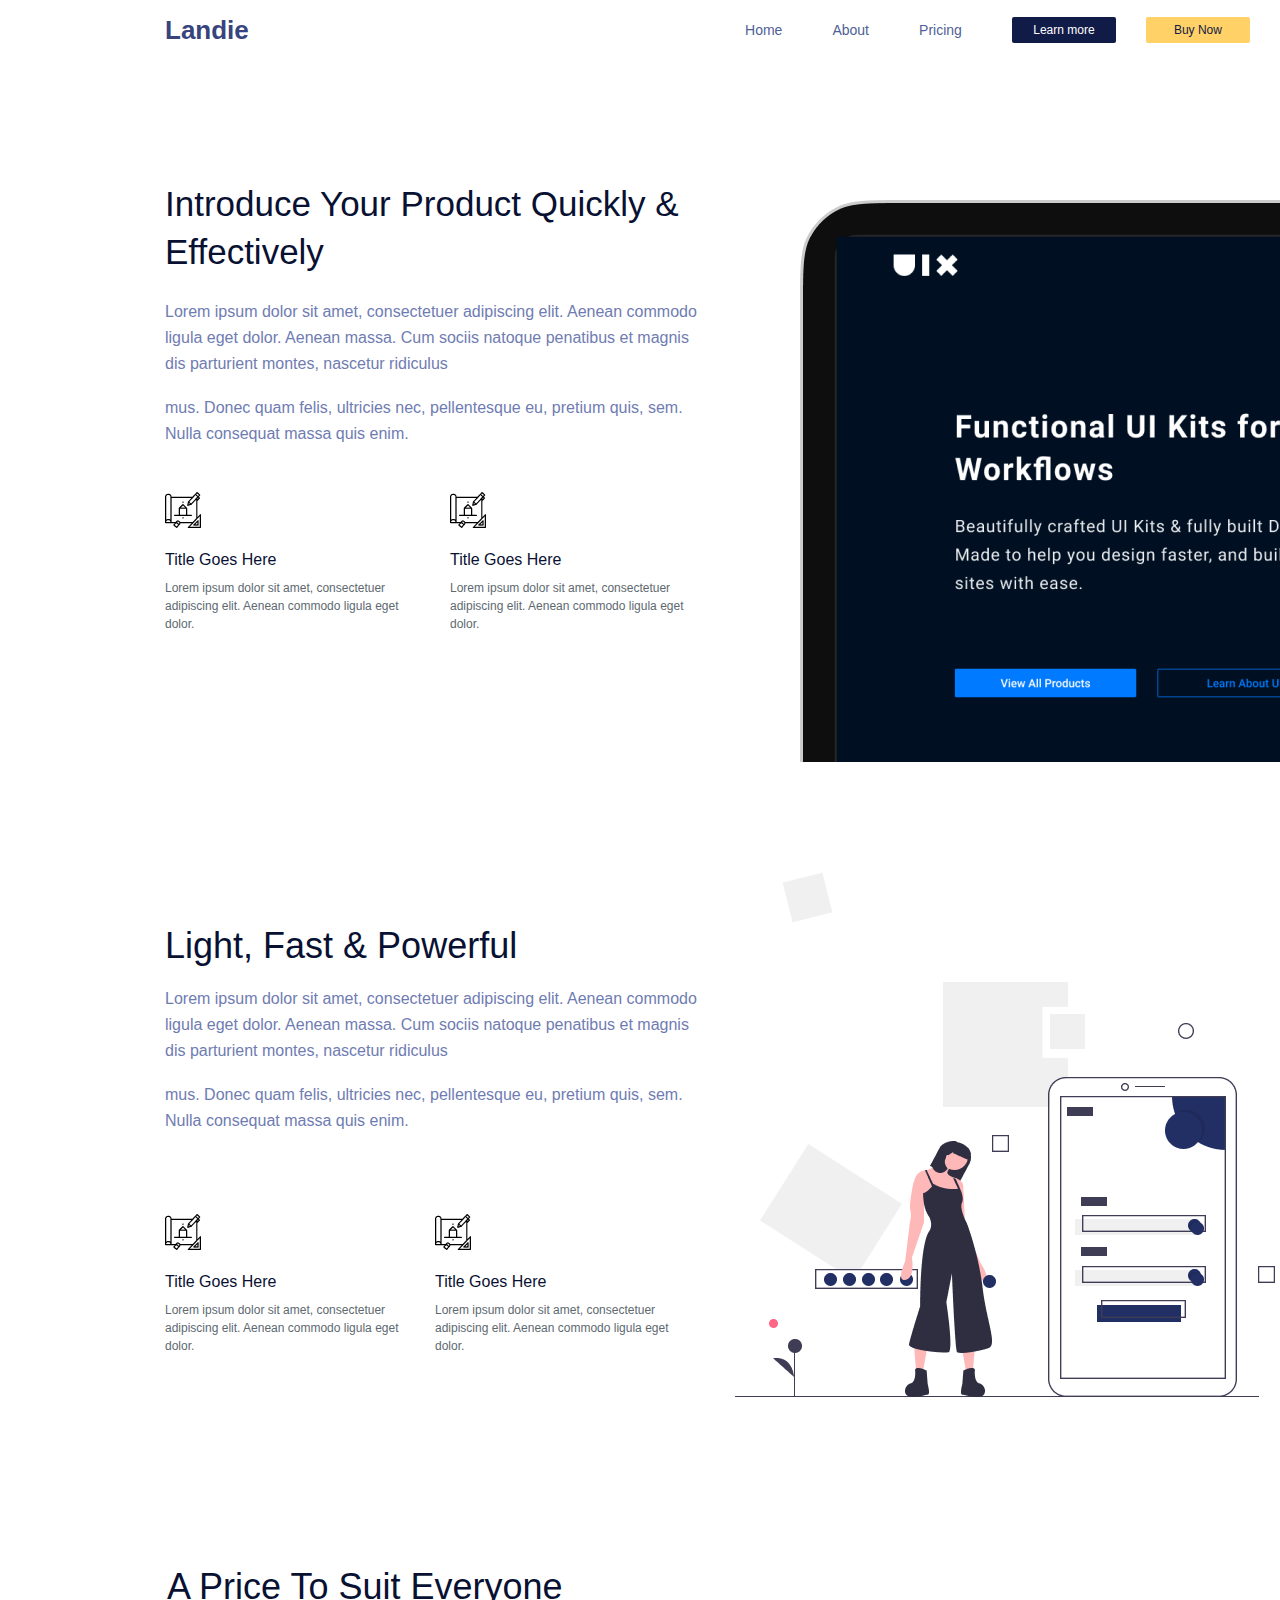
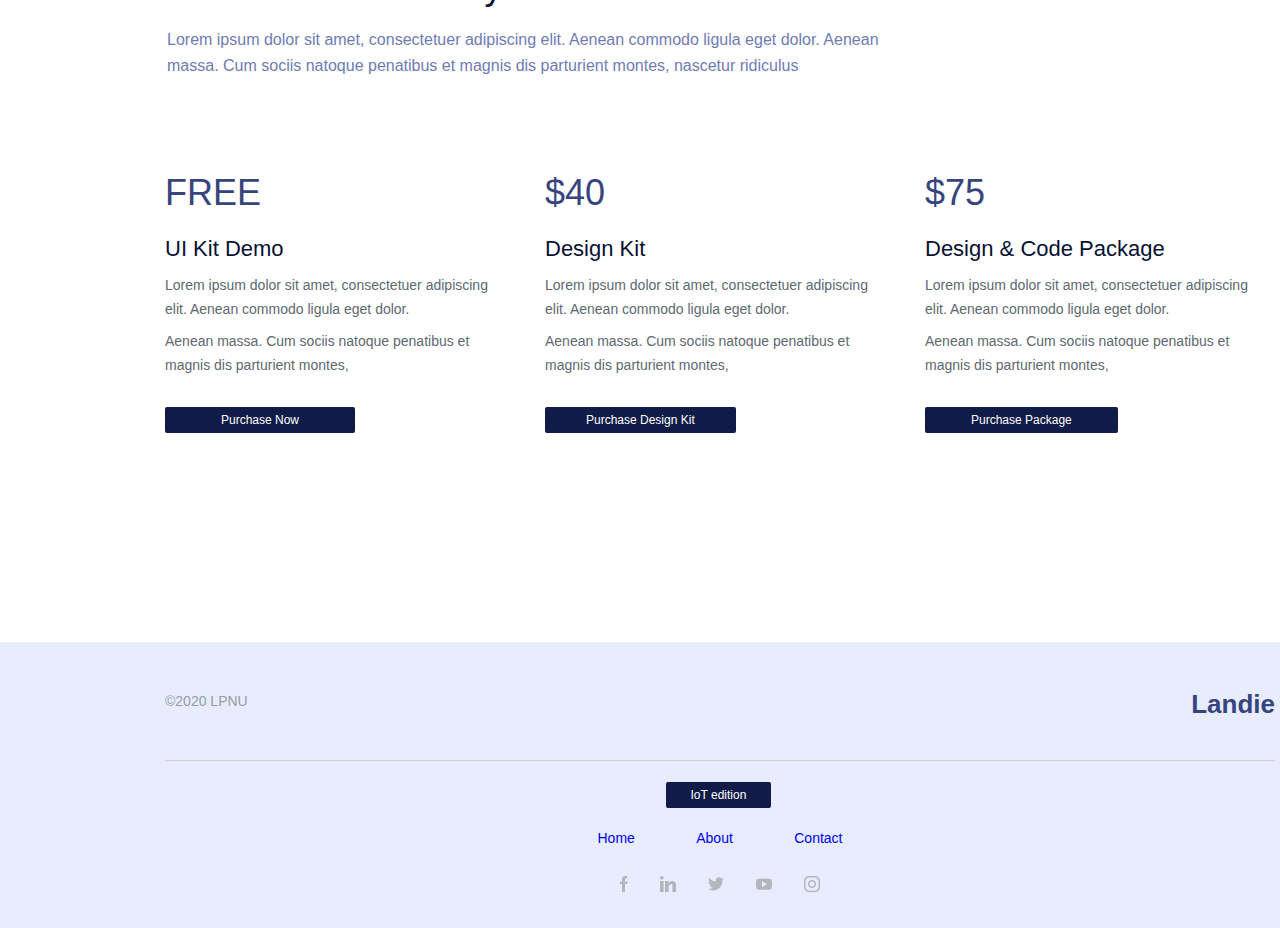
<file: laboratorna_1/index.html>
<!DOCTYPE html>
<html lang="en">
<head>
    <meta charset="UTF-8">
    <meta http-equiv="X-UA-Compatible" content="IE=edge">
    <meta name="viewport" content="width=device-width, initial-scale=1.0">
    <title>Laboratory Work I</title>
    <link rel="stylesheet" href="styles/normalize.css">
    <link rel="stylesheet" href="styles/style.css">
</head>
<body>
        <header>
            <div>
                <p>Landie</p>
            </div>
            <div>
                <nav >
                    <ul>
                        <li><a href="#">Home</a></li>
                        <li><a href="#">About</a></li>
                        <li><a href="#">Pricing</a></li>
                        <li><a href="#">Learn more</a></li>
                        <li><a href="#">Buy Now</a></li>
                    </ul>
                </nav>
            </div>
        </header>
        <main>
            <section class="intro">
                <div>
                    <h1>Introduce Your Product Quickly & Effectively</h1>
                    <p>Lorem ipsum dolor sit amet, consectetuer adipiscing elit. Aenean commodo ligula eget dolor. Aenean massa. Cum sociis natoque penatibus et magnis dis parturient montes, nascetur ridiculus</p>
                    <!-- гріхопадіння web-розробнитка -->
                    <br/>
                    <!-- гріхопадіння web-розробнитка -->
                    <p>mus. Donec quam felis, ultricies nec, pellentesque eu, pretium quis, sem. Nulla consequat massa quis enim.</p>
                        <div>
                            <div>
                                <img src="images/icon.png">
                                <h4>Title Goes Here</h4>
                                <p>Lorem ipsum dolor sit amet, consectetuer adipiscing elit. Aenean commodo ligula eget dolor. </p>
                            </div>
                            <div>
                                <img src="images/icon.png">
                                <h4>Title Goes Here</h4>
                                <p>Lorem ipsum dolor sit amet, consectetuer adipiscing elit. Aenean commodo ligula eget dolor. </p>
                            </div>
                        </div>
                </div>
                <div>
                    <img alt="Functional UI Kits for Quicker Workflows" src="images/top_right_section_Image.png">
                </div>
            </section>
            <section class="about">
                <div>
                    <h1>Light, Fast & Powerful</h1>
                    <p>Lorem ipsum dolor sit amet, consectetuer adipiscing elit. Aenean commodo ligula eget dolor. Aenean massa. Cum sociis natoque penatibus et magnis dis parturient montes, nascetur ridiculus</p>
                    <!-- гріхопадіння web-розробнитка -->
                    <br/>
                    <!-- гріхопадіння web-розробнитка -->
                    <p>mus. Donec quam felis, ultricies nec, pellentesque eu, pretium quis, sem. Nulla consequat massa quis enim.</p>
                        <div>
                            <div>
                                <img src="images/icon.png">
                                <h4>Title Goes Here</h4>
                                <p>Lorem ipsum dolor sit amet, consectetuer adipiscing elit. Aenean commodo ligula eget dolor. </p>
                            </div>
                            <div>
                                <img src="images/icon.png">
                                <h4>Title Goes Here</h4>
                                <p>Lorem ipsum dolor sit amet, consectetuer adipiscing elit. Aenean commodo ligula eget dolor. </p>
                            </div>
                        </div>
                </div>
                <div>
                    <img alt="app image" src="images/middle_right_section_Image.png">
                </div>
            </section>
            <section class="pricing">
                    <h1>A Price To Suit Everyone</h1>
                    <p>Lorem ipsum dolor sit amet, consectetuer adipiscing elit. Aenean commodo ligula eget dolor. Aenean massa. Cum sociis natoque penatibus et magnis dis parturient montes, nascetur ridiculus</p>
                        <div>
                            <div>
                                <h2>FREE</h2>
                                <h3>UI Kit Demo</h3>
                                <p>Lorem ipsum dolor sit amet, consectetuer adipiscing elit. Aenean commodo ligula eget dolor.</p>
                                <p>Aenean massa. Cum sociis natoque penatibus et magnis dis parturient montes,</p>
                                <button>Purchase Now</button>
                            </div>
                            <div>
                                <h2>$40</h2>
                                <h3>Design Kit</h3>
                                <p>Lorem ipsum dolor sit amet, consectetuer adipiscing elit. Aenean commodo ligula eget dolor.</p>
                                <p>Aenean massa. Cum sociis natoque penatibus et magnis dis parturient montes,</p>
                                <button>Purchase Design Kit</button>
                            </div>
                            <div>
                                <h2>$75</h2>
                                <h3>Design & Code Package</h3>
                                <p>Lorem ipsum dolor sit amet, consectetuer adipiscing elit. Aenean commodo ligula eget dolor.</p>
                                <p>Aenean massa. Cum sociis natoque penatibus et magnis dis parturient montes,</p>
                                <button>Purchase Package</button>
                            </div>
                        </div>
            </section>
        </main>
        <footer>
            <div>
                <div>
                    <p>©2020 LPNU</p>
                    <h2>Landie</h2>
                </div>
            </div>
            <div>
                <div>
                    <button>IoT edition</button>
                </div>
                <div>
                    <nav>
                        <ul>
                            <li><a href="#">Home</a></li>
                            <li><a href="#">About</a></li>
                            <li><a href="#">Contact</a></li>
                        </ul>
                    </nav>
                </div>
                    <div>
                        <a href="#"><img alt="our facebook" src="images/facebook.png"></a>
                        <a href="#"><img alt="our in" src="images/in.png"></a>
                        <a href="#"><img alt="our twitter" src="images/twitter.png"></a>
                        <a href="#"><img alt="our youtube" src="images/youtube.png"></a>
                        <a href="#"><img alt="our instagram" src="images/instagram.png"></a>
                    </div>
                </div>
            </div>
        </footer>
</body>
</html>
</file>
<file: laboratorna_1/styles/style.css>
* {
    margin: 0;
    padding: 0;
}

@import url('https://fonts.googleapis.com/css2?family=Roboto:wght@500;900&display=swap');

body {
    font-family: 'Roboto', sans-serif;
    font-style: normal;
    font-weight: normal;
    width: 1440px;
    margin: auto;
    height: auto;
}

ul {
    list-style: none;
    margin: 0;
    padding-left: 0;
}

a {
    text-decoration: none;
}

header {
    width: 1110px;
    background-color: #fff;
    height: 60px;
    display: flex;
    align-items: center;
    padding: 0px 165px;
}

header div:nth-child(1) {
    width: 50%;
    max-width: 50%;
}

header div:nth-child(1) p {
    font-weight: 900;
    font-size: 26px;
    line-height: 38px;
    color: #37447E;
}

header div:nth-child(2) {
    width: 50%;
    max-width: 50%;
}

header div:nth-child(2) a{
    cursor: pointer;
    color: #505F98;
}

header div:nth-child(2) ul {
    display: flex;
    justify-content: space-around;
    font-size: 14px;
    line-height: 24px;
    align-items: center;
}

header div:nth-child(2) ul li:nth-child(4) {
    background-color: #111B47;
    border-radius: 2px;
    font-weight: 500;
    font-size: 12px;
    line-height: 18px;
    width: 104px;
    text-align: center;
    padding: 4px 0px;
}

header div:nth-child(2) ul li:nth-child(5) {
    background-color: #FFD166;
    border-radius: 2px;
    font-weight: 500;
    font-size: 12px;
    line-height: 18px;
    margin-left: -20px;
    width: 104px;
    text-align: center;
    padding: 4px 0px;
}

header div:nth-child(2) ul li:nth-child(4) a {
    color: #fff;
}

header div:nth-child(2) ul li:nth-child(5) a {
    color: #111B47;
}

.intro {
    display: flex;
    height: 702px;
    width: 1275px;
    padding: 0px 0px 0px 165px;
}

.intro > div:nth-child(1) {
    width: 540px;
    padding-top: 120px;
    margin-right: 95px;
}

.intro > div:nth-child(2) {
    width: 640px;
    padding-top: 140px;
    overflow: hidden;
}

.intro > div > h1 {
    font-weight: 500;
    font-size: 35px;
    line-height: 48px;
    color: #091133;
    margin: 0;
}

.intro > div > p {
    font-size: 16px;
    line-height: 26px;
    color: #6F7CB2;
}

.intro > div > p:nth-child(2) {
    margin-top: 23px;
}

.intro > div > div:nth-child(5) {
    display: flex;
    margin-top: 45px;
}

.intro > div > div:nth-child(5) h4 {
    font-weight: 500;
    font-size: 16px;
    line-height: 26px;
    padding: 14px 0px 6px 0px;
    color: #091133;
}

.intro > div > div:nth-child(5) p {
    font-size: 12px;
    line-height: 18px;
    color: #5D6970;
}

.intro > div > div:nth-child(5) > div:nth-child(1) {
    margin-right: 15px;
}

.intro > div > div:nth-child(5) > div:nth-child(2) {
    margin-left: 15px;
}

.about {
    display: flex;
    height: 742px;
    padding: 0px 165px;
}

.about > div {
    width: 540px;
    height: 525px;
    margin-top: 110px;
}

.about > div:nth-child(1) {
    margin-right: 30px;
    margin-top: 160px;
}

.about > div:nth-child(1) > h1 {
    font-weight: 500;
    font-size: 36px;
    line-height: 48px;
    color: #091133;
    margin: 0;
}

.about > div:nth-child(1) > p {
    font-size: 16px;
    line-height: 26px;
    color: #6F7CB2;
}

.about > div:nth-child(1) > p:nth-child(2) {
    margin-top: 16px;
}

.about > div > div:nth-child(5) {
    display: flex;
    margin-top: 80px;
}

.about > div > div:nth-child(5) h4 {
    font-weight: 500;
    font-size: 16px;
    line-height: 26px;
    padding: 14px 0 6px 0;
    color: #091133;
}

.about > div > div:nth-child(5) p {
    font-size: 12px;
    line-height: 18px;
    color: #5D6970;
    padding-right: 30px;
}

.pricing {
    height: 738px;
    padding: 0 165px 0;
}

.pricing > h1 {
    color: #091133;
    font-weight: 500;
    font-size: 36px;
    line-height: 48px;
    padding: 59px 0 0 2px;
    margin: 0;
}

.pricing > p {
    font-size: 16px;
    line-height: 26px;
    color: #6F7CB2;
    padding-left: 2px;
    width: 730px;
    margin-top: 16px;
}

.pricing > div {
    display: flex;
    margin: 90px 0 0 0;
}

.pricing > div h2 {
    font-weight: 500;
    font-size: 36px;
    line-height: 48px;
    color: #37447E;
}

.pricing > div h3 {
    font-weight: 500;
    font-size: 22px;
    line-height: 32px;
    color: #091133;
    margin-top: 16px;
}

.pricing > div p {
    font-size: 14px;
    line-height: 24px;
    color: #5D6970;
    margin-top: 8px;
    margin-right: 15px;
}

.pricing div div:nth-child(2) {
    margin: 0px 30px;
}

.pricing button {
    margin-top: 30px;
    background-color: #111B47;
    border-radius: 2px;
    border: 0px;
    font-weight: 500;
    font-size: 12px;
    line-height: 18px;
    text-align: center;
    color: #FFFFFF;
}

.pricing div div:nth-child(1) button {
    padding: 4px 56px;
}

.pricing div div:nth-child(2) button {
    padding: 4px 41px;
}

.pricing div div:nth-child(3) button {
    padding: 4px 46px;
}

footer {
    background-color: #E7ECFF;
}

footer > div:nth-child(1) {
    padding: 0px 165px;
    width: 1110px;
}

footer div:nth-child(1) div {
    display: flex;
    justify-content: space-between;
    align-items: center;
    border-bottom: solid 1px #CDD1D4;
    height: 118px;
}

footer div:nth-child(1) div p {
    display: inline-block;
    font-weight: 500;
    font-size: 14px;
    line-height: 24px;
    color: #939EA4;
}

footer div:nth-child(1) div h2 {
    display: inline-block;
    font-weight: 900;
    font-size: 26px;
    line-height: 38px;
    color: #37447E;
    padding-top: 5px;
}

footer div:nth-child(2) div:nth-child(2) {
    width: 245px;
    margin-left: auto;
    margin-right: auto;
}

footer div:nth-child(2) div button {
    background: #111B47;
    border-radius: 2px;
    border: 0;
    font-weight: 500;
    font-size: 12px;
    line-height: 18px;
    text-align: center;
    color: #FFFFFF;
    padding: 4px 25px;
}

footer div:nth-child(2) div:nth-child(1) {
    width: 109px;
    margin: 21px auto 18px;
}

footer div:nth-child(2) div nav ul {
    display: flex;
    justify-content: space-between;
    font-size: 14px;
    line-height: 24px;
    align-items: center;
    color: #929ECC;
}

footer div:nth-child(2) div:nth-child(3) {
    width: 200px;
    margin: 26px auto auto;
    padding-bottom: 31px;
    display: flex;
    justify-content: space-between;
    align-items: center;
}
</file>
